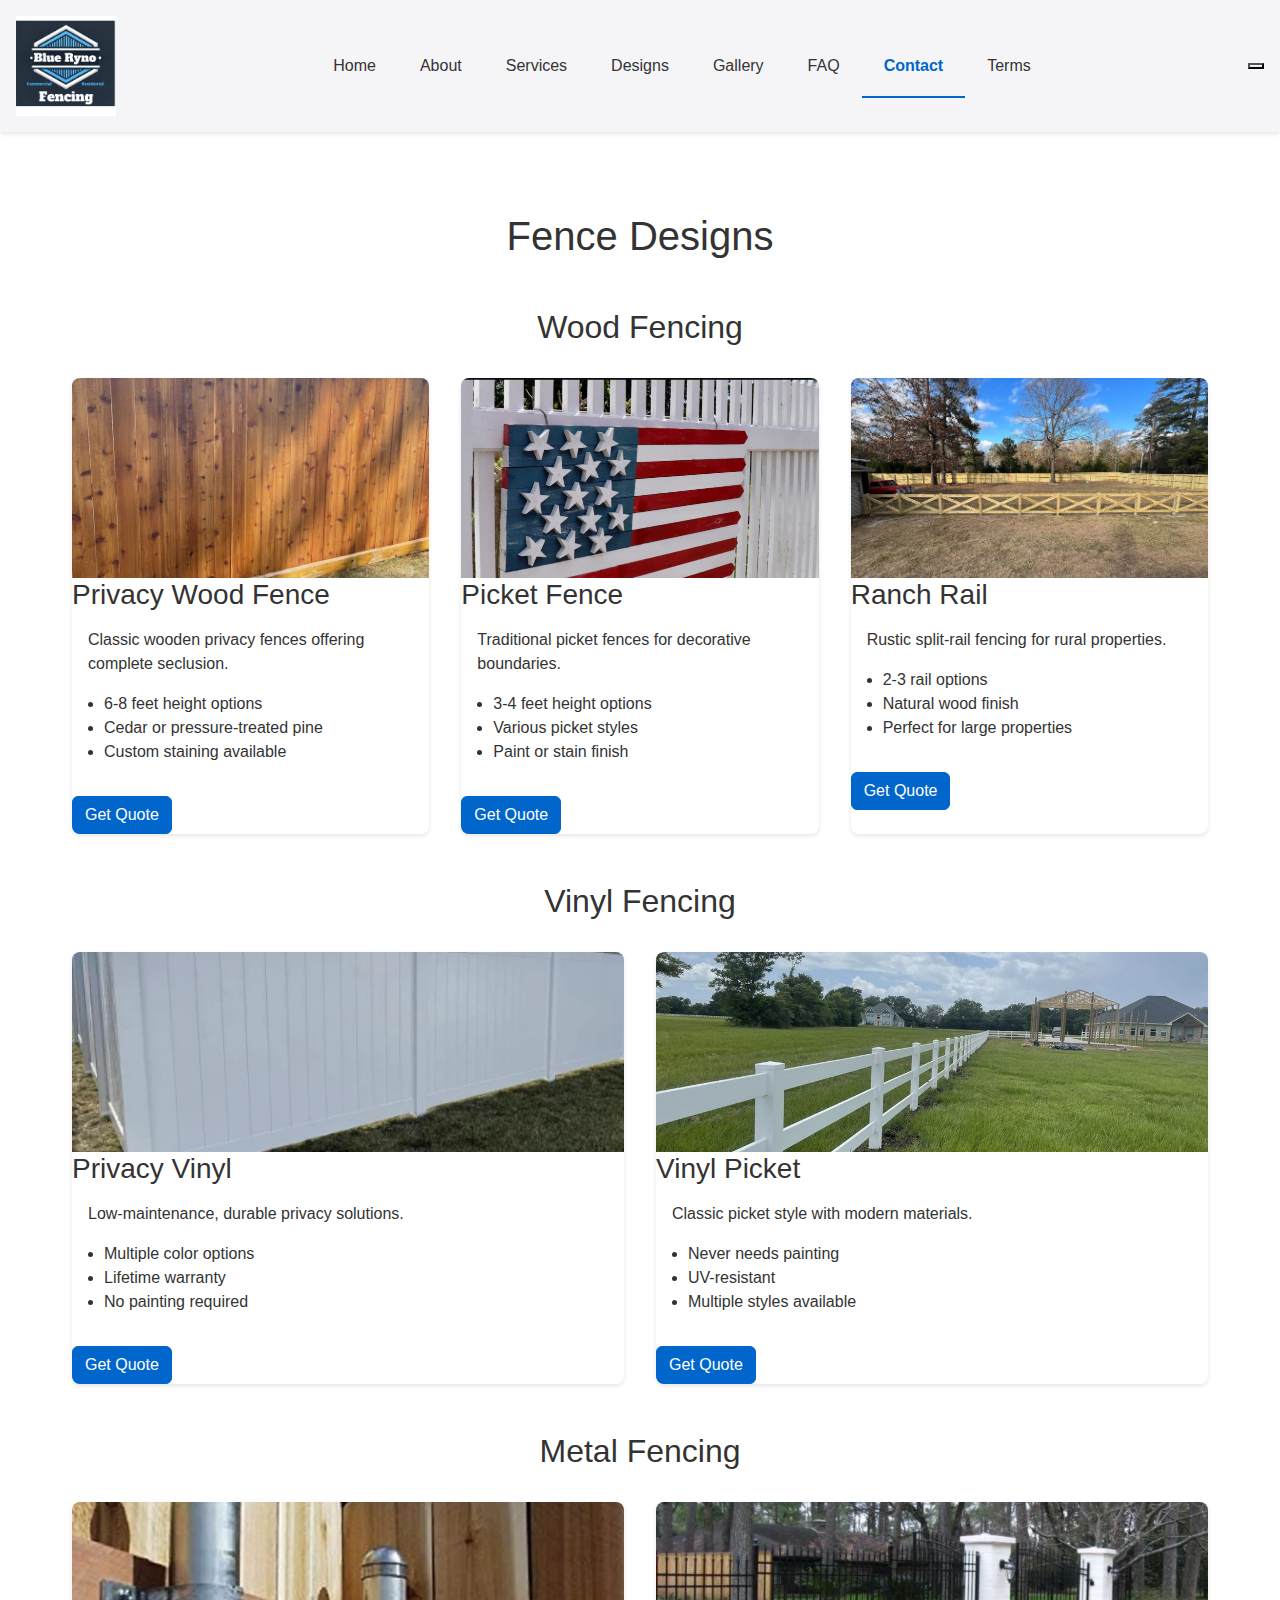
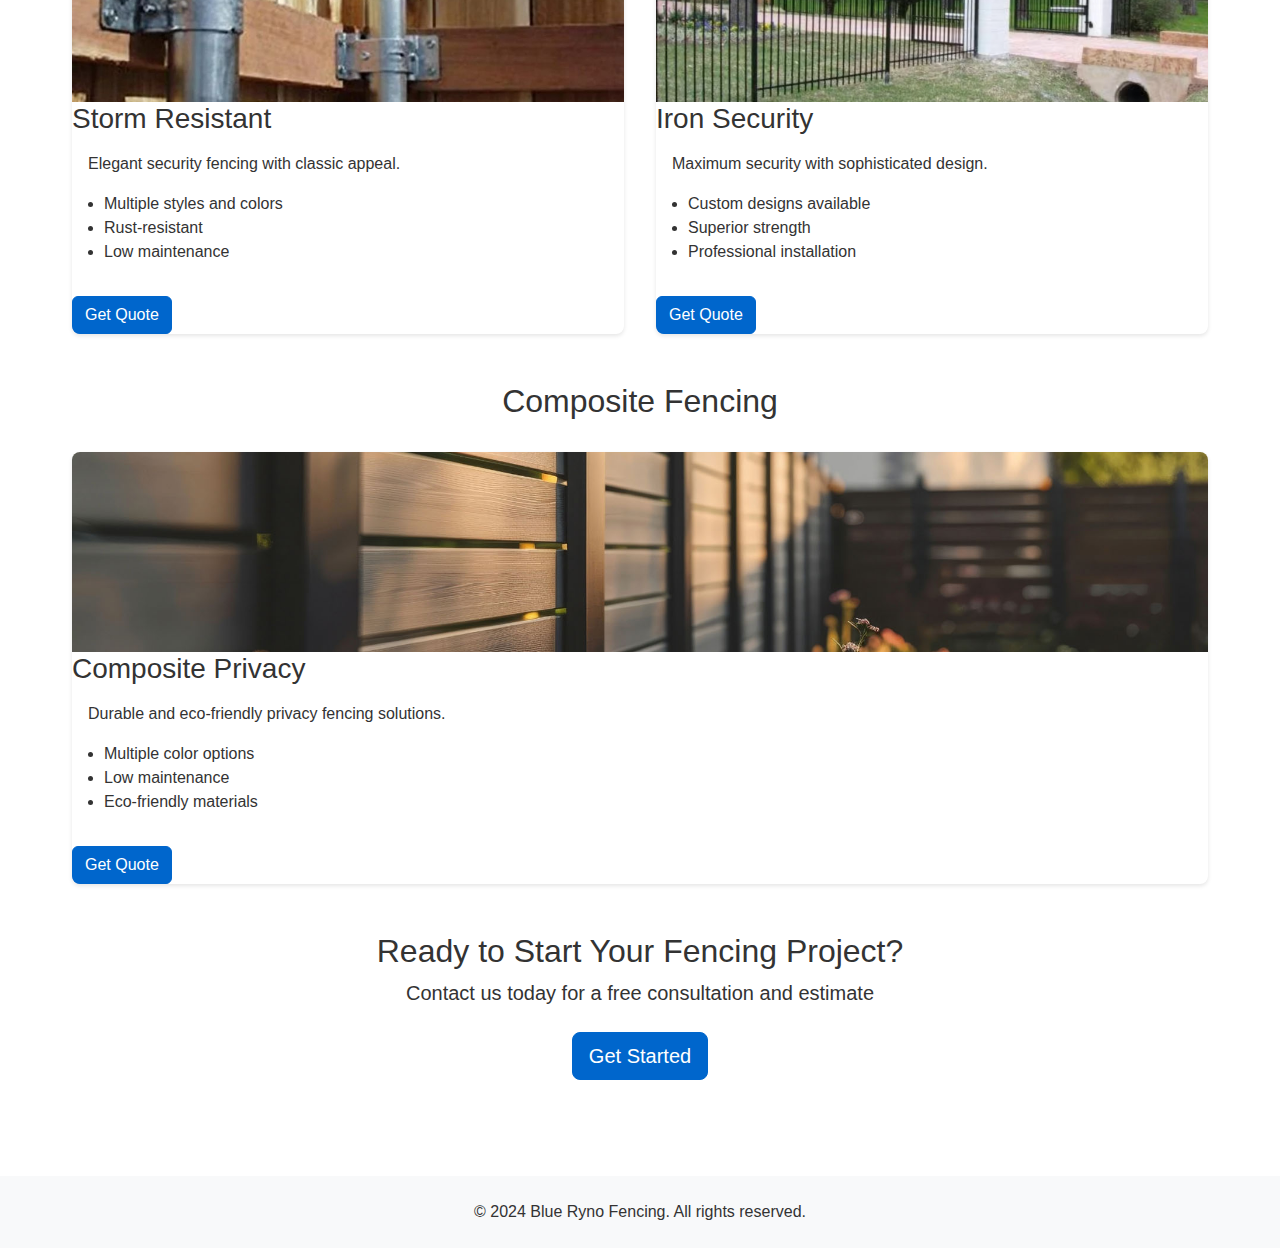
<file: designs.html>
<!DOCTYPE html>
<html lang="en">
<head>
    <meta charset="UTF-8">
    <meta name="viewport" content="width=device-width, initial-scale=1.0">
    <title>Fence Designs - Blue Ryno Fencing</title>
    <!-- Bootstrap CSS -->
    <link href="https://cdn.jsdelivr.net/npm/bootstrap@5.3.2/dist/css/bootstrap.min.css" rel="stylesheet">
    <!-- Custom CSS -->
    <link rel="stylesheet" href="css/styles.css">
</head>
<body>
    <!-- Navigation Bar -->
    <body>
        <!-- Navigation Bar -->
        <nav class="navbar">
            <div class="nav-brand">
                <img src="images/logo.png" alt="Blue Ryno Fencing" class="logo" width="100" height="100">
            </div>
            <ul class="nav-links">
                <li><a href="index.html">Home</a></li>
                <li><a href="about.html">About</a></li>
                <li><a href="services.html">Services</a></li>
                <li><a href="designs.html">Designs</a></li>
                <li><a href="gallery.html">Gallery</a></li>
                <li><a href="faq.html">FAQ</a></li>
                <li><a href="contact.html" class="active">Contact</a></li>
                <li><a href="terms.html">Terms</a></li>
            </ul>
            <button class="nav-toggle" aria-label="Toggle navigation">
                <span></span><span></span><span></span>
            </button>
        </nav>

    <main>
        <section class="designs-section container py-5">
            <h1 class="text-center mb-5">Fence Designs</h1>
            
            <!-- Wood Fencing Section -->
            <div class="design-category mb-5">
                <h2 class="text-center mb-4">Wood Fencing</h2>
                <div class="design-grid">
                    <div class="design-card">
                        <img src="images/wood-privacy.jpg" alt="Wood Privacy Fence" width="200" height="200">
                        <div class="card-content">
                            <h3>Privacy Wood Fence</h3>
                            <p>Classic wooden privacy fences offering complete seclusion.</p>
                            <ul>
                                <li>6-8 feet height options</li>
                                <li>Cedar or pressure-treated pine</li>
                                <li>Custom staining available</li>
                            </ul>
                            <a href="contact.html" class="btn btn-primary mt-3">Get Quote</a>
                        </div>
                    </div>

                    <div class="design-card">
                        <img src="images/wood-picket.jpg" alt="Wood Picket Fence" width="200" height="200">
                        <div class="card-content">
                            <h3>Picket Fence</h3>
                            <p>Traditional picket fences for decorative boundaries.</p>
                            <ul>
                                <li>3-4 feet height options</li>
                                <li>Various picket styles</li>
                                <li>Paint or stain finish</li>
                            </ul>
                            <a href="contact.html" class="btn btn-primary mt-3">Get Quote</a>
                        </div>
                    </div>

                    <div class="design-card">
                        <img src="images/wood-ranch.jpg" alt="Ranch Rail Fence" width="200" height="200">
                        <div class="card-content">
                            <h3>Ranch Rail</h3>
                            <p>Rustic split-rail fencing for rural properties.</p>
                            <ul>
                                <li>2-3 rail options</li>
                                <li>Natural wood finish</li>
                                <li>Perfect for large properties</li>
                            </ul>
                            <a href="contact.html" class="btn btn-primary mt-3">Get Quote</a>
                        </div>
                    </div>
                </div>
            </div>

            <!-- Vinyl Fencing Section -->
            <div class="design-category mb-5">
                <h2 class="text-center mb-4">Vinyl Fencing</h2>
                <div class="design-grid">
                    <div class="design-card">
                        <img src="images/vinyl-privacy.jpg" alt="Vinyl Privacy Fence" width="200" height="200">
                        <div class="card-content">
                            <h3>Privacy Vinyl</h3>
                            <p>Low-maintenance, durable privacy solutions.</p>
                            <ul>
                                <li>Multiple color options</li>
                                <li>Lifetime warranty</li>
                                <li>No painting required</li>
                            </ul>
                            <a href="contact.html" class="btn btn-primary mt-3">Get Quote</a>
                        </div>
                    </div>

                    <div class="design-card">
                        <img src="images/vinyl-picket.jpg" alt="Vinyl Picket Fence" width="200" height="200">
                        <div class="card-content">
                            <h3>Vinyl Picket</h3>
                            <p>Classic picket style with modern materials.</p>
                            <ul>
                                <li>Never needs painting</li>
                                <li>UV-resistant</li>
                                <li>Multiple styles available</li>
                            </ul>
                            <a href="contact.html" class="btn btn-primary mt-3">Get Quote</a>
                        </div>
                    </div>
                </div>
            </div>

            <!-- Metal Fencing Section -->
            <div class="design-category mb-5">
                <h2 class="text-center mb-4">Metal Fencing</h2>
                <div class="design-grid">
                    <div class="design-card">
                        <img src="images/aluminum-post.jpg" alt="Storm Resistant Steal Post" width="200" height="200">
                        <div class="card-content">
                            <h3>Storm Resistant</h3>
                            <p>Elegant security fencing with classic appeal.</p>
                            <ul>
                                <li>Multiple styles and colors</li>
                                <li>Rust-resistant</li>
                                <li>Low maintenance</li>
                            </ul>
                            <a href="contact.html" class="btn btn-primary mt-3">Get Quote</a>
                        </div>
                    </div>

                    <div class="design-card">
                        <img src="images/iron-security.jpg" alt="Iron Security Fence" width="200" height="200">
                        <div class="card-content">
                            <h3>Iron Security</h3>
                            <p>Maximum security with sophisticated design.</p>
                            <ul>
                                <li>Custom designs available</li>
                                <li>Superior strength</li>
                                <li>Professional installation</li>
                            </ul>
                            <a href="contact.html" class="btn btn-primary mt-3">Get Quote</a>
                        </div>
                    </div>
                </div>
            </div>

            <!-- Composite Fencing Section -->
            <div class="design-category mb-5">
                <h2 class="text-center mb-4">Composite Fencing</h2>
                <div class="design-grid">
                    <div class="design-card">
                        <img src="images/composite-privacy.jpg" alt="Composite Privacy Fence" width="200" height="200">
                        <div class="card-content">
                            <h3>Composite Privacy</h3>
                            <p>Durable and eco-friendly privacy fencing solutions.</p>
                            <ul>
                                <li>Multiple color options</li>
                                <li>Low maintenance</li>
                                <li>Eco-friendly materials</li>
                            </ul>
                            <a href="contact.html" class="btn btn-primary mt-3">Get Quote</a>
                        </div>
                    </div>
                </div>
            </div>

            <!-- Call to Action -->
            <div class="text-center mt-5">
                <h2>Ready to Start Your Fencing Project?</h2>
                <p class="lead mb-4">Contact us today for a free consultation and estimate</p>
                <a href="contact.html" class="btn btn-primary btn-lg">Get Started</a>
            </div>
        </section>
    </main>

    <!-- Footer Section -->
    <footer class="bg-light py-4">
        <div class="container text-center">
            <p class="mb-0">&copy; 2024 Blue Ryno Fencing. All rights reserved.</p>
        </div>
    </footer>

    <!-- Bootstrap Bundle with Popper -->
    <script src="https://cdn.jsdelivr.net/npm/bootstrap@5.3.2/dist/js/bootstrap.bundle.min.js"></script>
    <!-- Custom JavaScript -->
    <script src="js/main.js"></script>
</body>
</html>
</file>
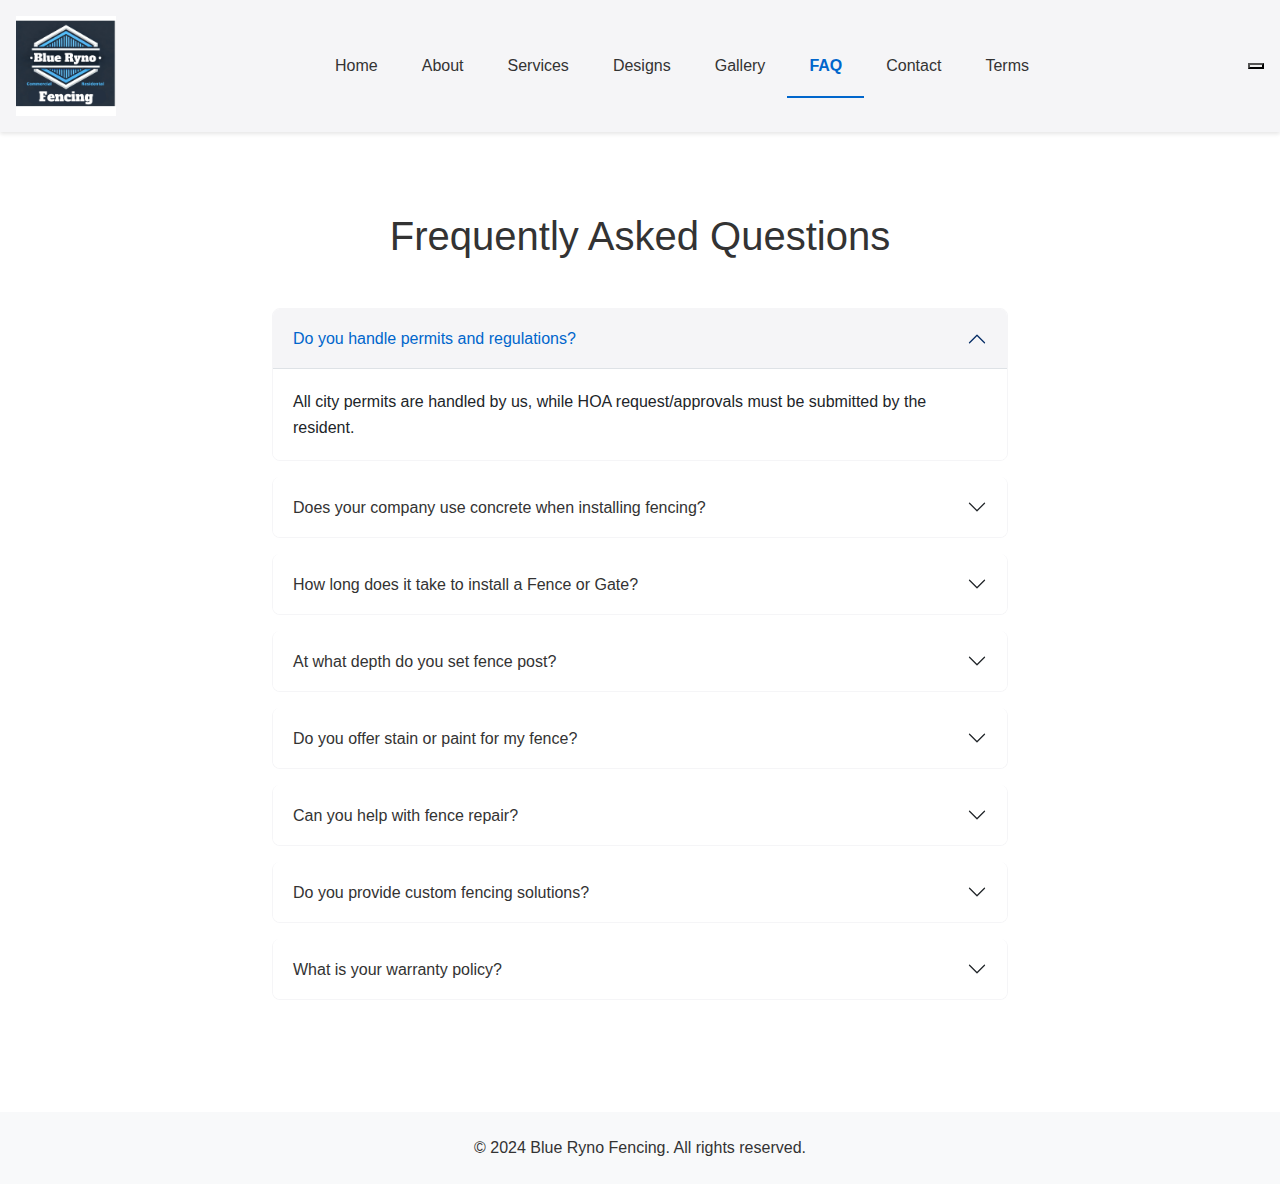
<file: faq.html>
<!DOCTYPE html>
<html lang="en">
<head>
    <meta charset="UTF-8">
    <meta name="viewport" content="width=device-width, initial-scale=1.0">
    <title>FAQ - Blue Ryno Fencing</title>
    <!-- Bootstrap CSS -->
    <link href="https://cdn.jsdelivr.net/npm/bootstrap@5.3.2/dist/css/bootstrap.min.css" rel="stylesheet">
    <!-- Custom CSS -->
    <link rel="stylesheet" href="css/styles.css">
</head>
<body>
    <!-- Navigation Bar -->
    <nav class="navbar">
        <div class="nav-brand">
            <img src="images/logo.png" alt="Blue Ryno Fencing" class="logo" width="100" height="100">
        </div>
        <ul class="nav-links">
            <li><a href="index.html">Home</a></li>
            <li><a href="about.html">About</a></li>
            <li><a href="services.html">Services</a></li>
            <li><a href="designs.html">Designs</a></li>
            <li><a href="gallery.html">Gallery</a></li>
            <li><a href="faq.html" class="active">FAQ</a></li>
            <li><a href="contact.html">Contact</a></li>
            <li><a href="terms.html">Terms</a></li>
        </ul>
        <button class="nav-toggle" aria-label="Toggle navigation">
            <span></span><span></span><span></span>
        </button>
    </nav>

    <main>
        <section class="faq-section container py-5">
            <h1 class="text-center mb-5">Frequently Asked Questions</h1>
            <div class="accordion" id="faqAccordion">
                <!-- FAQ Item 1 -->
                <div class="accordion-item">
                    <h2 class="accordion-header">
                        <button class="accordion-button" type="button" data-bs-toggle="collapse" data-bs-target="#faq1">
                            Do you handle permits and regulations?
                        </button>
                    </h2>
                    <div id="faq1" class="accordion-collapse collapse show" data-bs-parent="#faqAccordion">
                        <div class="accordion-body">
                            All city permits are handled by us, while HOA request/approvals must be submitted by the resident.
                        </div>
                    </div>
                </div>

                <!-- FAQ Item 2 -->
                <div class="accordion-item">
                    <h2 class="accordion-header">
                        <button class="accordion-button collapsed" type="button" data-bs-toggle="collapse" data-bs-target="#faq2">
                            Does your company use concrete when installing fencing?
                        </button>
                    </h2>
                    <div id="faq2" class="accordion-collapse collapse" data-bs-parent="#faqAccordion">
                        <div class="accordion-body">
                            Yes we do. We use concrete whenever we install a vinyl fence, an aluminum fence or a chain link fence. The only exception is with wood fencing – please check with your local office to determine whether concrete is used on all, some, or none of the wood fence posts. Other than this exception, we include concrete on each post that is installed.
                        </div>
                    </div>
                </div>

                <!-- FAQ Item 3 -->
                <div class="accordion-item">
                    <h2 class="accordion-header">
                        <button class="accordion-button collapsed" type="button" data-bs-toggle="collapse" data-bs-target="#faq3">
                            How long does it take to install a Fence or Gate?
                        </button>
                    </h2>
                    <div id="faq3" class="accordion-collapse collapse" data-bs-parent="#faqAccordion">
                        <div class="accordion-body">
                            Installation time depends on the project size and typically takes 1-2 weeks for residential fences. However, the timeline may be extended if city approval and necessary permits are required.
                        </div>
                    </div>
                </div>

                <!-- FAQ Item 4 -->
                <div class="accordion-item">
                    <h2 class="accordion-header">
                        <button class="accordion-button collapsed" type="button" data-bs-toggle="collapse" data-bs-target="#faq4">
                            At what depth do you set fence post?
                        </button>
                    </h2>
                    <div id="faq4" class="accordion-collapse collapse" data-bs-parent="#faqAccordion">
                        <div class="accordion-body">
                            Typically a 6′ fence post is set at 24″deep in concrete, 7′ fence 32″in concrete and 8′ is set 36″ in concrete.
                        </div>
                    </div>
                </div>

                <!-- FAQ Item 5 -->
                <div class="accordion-item">
                    <h2 class="accordion-header">
                        <button class="accordion-button collapsed" type="button" data-bs-toggle="collapse" data-bs-target="#faq5">
                            Do you offer stain or paint for my fence?
                        </button>
                    </h2>
                    <div id="faq5" class="accordion-collapse collapse" data-bs-parent="#faqAccordion">
                        <div class="accordion-body">
                            Yes, we offer stain for both new and older fences.
                        </div>
                    </div>
                </div>

                <!-- FAQ Item 6 -->
                <div class="accordion-item">
                    <h2 class="accordion-header">
                        <button class="accordion-button collapsed" type="button" data-bs-toggle="collapse" data-bs-target="#faq6">
                            Can you help with fence repair?
                        </button>
                    </h2>
                    <div id="faq6" class="accordion-collapse collapse" data-bs-parent="#faqAccordion">
                        <div class="accordion-body">
                            Absolutely! We offer repair services for damaged or aging fences, ensuring they remain secure and functional.
                        </div>
                    </div>
                </div>

                <!-- FAQ Item 7 -->
                <div class="accordion-item">
                    <h2 class="accordion-header">
                        <button class="accordion-button collapsed" type="button" data-bs-toggle="collapse" data-bs-target="#faq7">
                            Do you provide custom fencing solutions?
                        </button>
                    </h2>
                    <div id="faq7" class="accordion-collapse collapse" data-bs-parent="#faqAccordion">
                        <div class="accordion-body">
                            Yes, we tailor fencing projects to your specific needs, including custom designs and materials.
                        </div>
                    </div>
                </div>

                <!-- FAQ Item 8 -->
                <div class="accordion-item">
                    <h2 class="accordion-header">
                        <button class="accordion-button collapsed" type="button" data-bs-toggle="collapse" data-bs-target="#faq8">
                            What is your warranty policy?
                        </button>
                    </h2>
                    <div id="faq8" class="accordion-collapse collapse" data-bs-parent="#faqAccordion">
                        <div class="accordion-body">
                            We offer a 3-year warranty on all our fencing installations, covering materials and workmanship. Please contact us for more details.
                        </div>
                    </div>
                </div>
            </div>
        </section>
    </main>

    <!-- Footer Section -->
    <footer class="bg-light py-4">
        <div class="container text-center">
            <p class="mb-0">&copy; 2024 Blue Ryno Fencing. All rights reserved.</p>
        </div>
    </footer>

    <!-- Bootstrap Bundle with Popper -->
    <script src="https://cdn.jsdelivr.net/npm/bootstrap@5.3.2/dist/js/bootstrap.bundle.min.js"></script>
    <!-- Custom JavaScript -->
    <script src="js/main.js"></script>
</body>
</html>
</file>
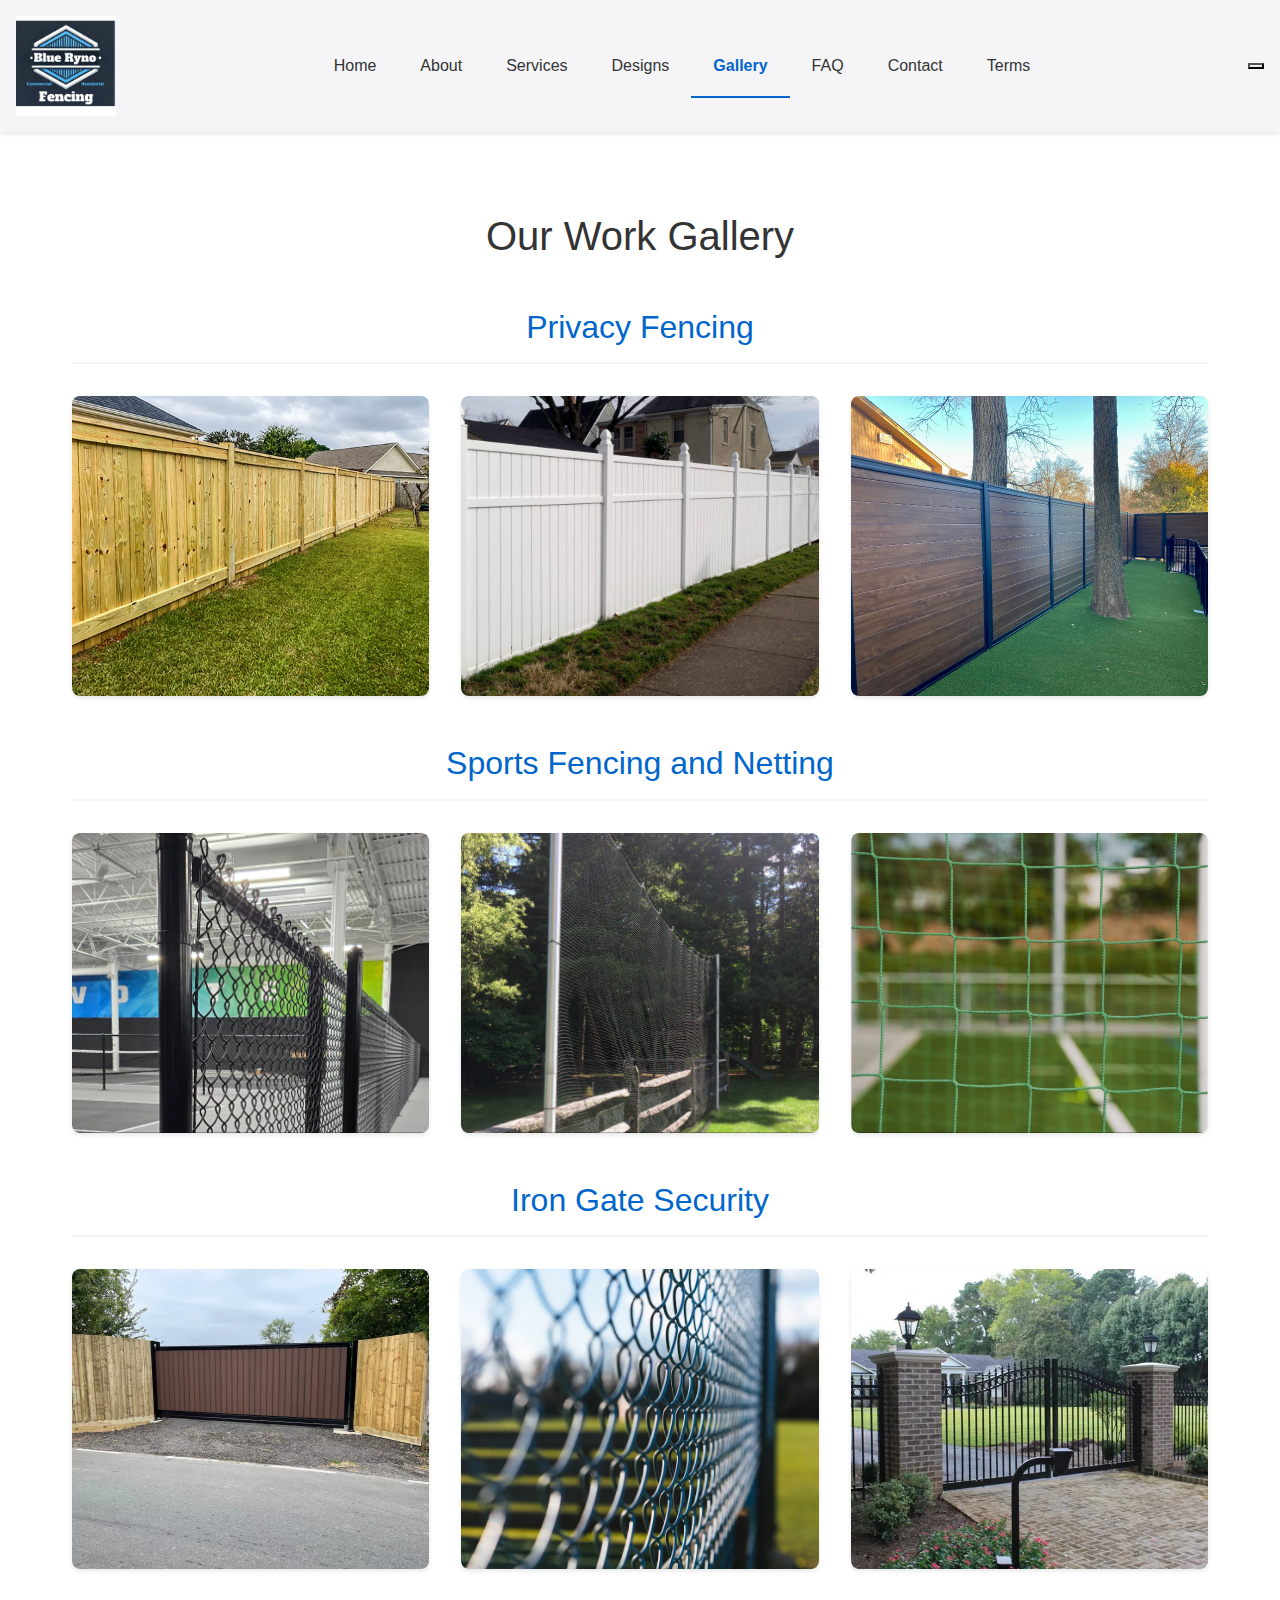
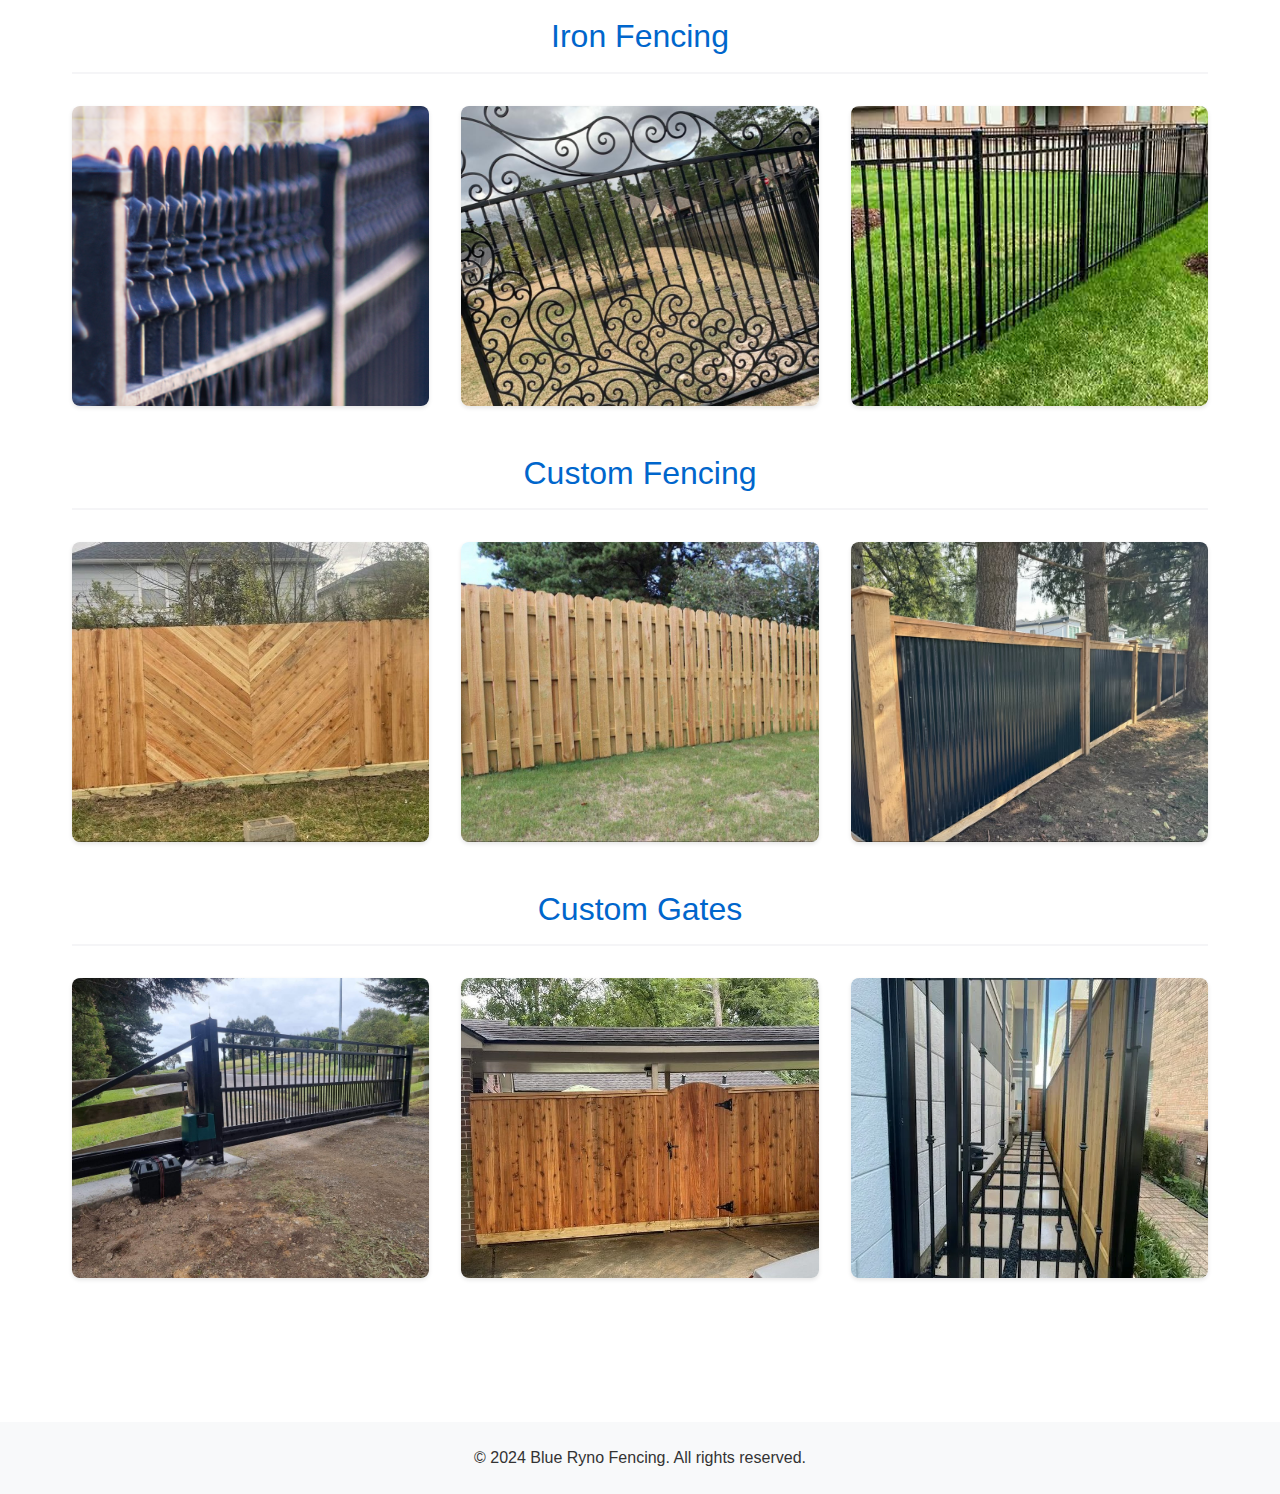
<file: gallery.html>
<!DOCTYPE html>
<html lang="en">
<head>
    <meta charset="UTF-8">
    <meta name="viewport" content="width=device-width, initial-scale=1.0">
    <title>Gallery - Blue Ryno Fencing</title>
    <!-- Bootstrap CSS -->
    <link href="https://cdn.jsdelivr.net/npm/bootstrap@5.3.2/dist/css/bootstrap.min.css" rel="stylesheet">
    <!-- Custom CSS -->
    <link rel="stylesheet" href="css/styles.css">
</head>
<body>
    <!-- Navigation Bar -->
    <nav class="navbar">
        <div class="nav-brand">
            <img src="images/logo.png" alt="Blue Ryno Fencing" class="logo" width="100" height="100">
        </div>
        <ul class="nav-links">
            <li><a href="index.html">Home</a></li>
            <li><a href="about.html">About</a></li>
            <li><a href="services.html">Services</a></li>
            <li><a href="designs.html">Designs</a></li>
            <li><a href="gallery.html" class="active">Gallery</a></li>
            <li><a href="faq.html">FAQ</a></li>
            <li><a href="contact.html">Contact</a></li>
            <li><a href="terms.html">Terms</a></li>
        </ul>
        <button class="nav-toggle" aria-label="Toggle navigation">
            <span></span><span></span><span></span>
        </button>
    </nav>

    <main>
        <section class="gallery-section container py-5">
            <h1 class="text-center mb-5">Our Work Gallery</h1>
            
            <!-- Privacy Fencing -->
            <div class="gallery-category mb-5">
                <h2 class="mb-4">Privacy Fencing</h2>
                <div class="gallery-grid">
                    <figure class="gallery-item">
                        <img src="images/privacy1.jpg" alt="Wooden Privacy Fence" class="gallery-image" width="200" height="200">
                        <figcaption>Custom Wood Privacy Fence</figcaption>
                    </figure>
                    <figure class="gallery-item">
                        <img src="images/privacy2.jpg" alt="Vinyl Privacy Fence" class="gallery-image" width="200" height="200">
                        <figcaption>White Vinyl Privacy Fence</figcaption>
                    </figure>
                    <figure class="gallery-item">
                        <img src="images/privacy3.jpg" alt="Modern Privacy Fence" class="gallery-image" width="200" height="200">
                        <figcaption>Modern Composite Privacy Fence</figcaption>
                    </figure>
                </div>
            </div>

            <!-- Sports Fencing and Netting -->
            <div class="gallery-category mb-5">
                <h2 class="mb-4">Sports Fencing and Netting</h2>
                <div class="gallery-grid">
                    <figure class="gallery-item">
                        <img src="images/sports2.jpg" alt="Tennis Court Fence" class="gallery-image" width="200" height="200">
                        <figcaption>Tennis Court Chain Link Fencing</figcaption>
                    </figure>
                    <figure class="gallery-item">
                        <img src="images/sports1.jpg" alt="Baseball Field Netting" class="gallery-image" width="200" height="200">
                        <figcaption>Baseball Field Backstop and Netting</figcaption>
                    </figure>
                    <figure class="gallery-item">
                        <img src="images/sports3.jpg" alt="Soccer Field Fence" class="gallery-image" width="200" height="200">
                        <figcaption>Soccer Field Perimeter Fencing</figcaption>
                    </figure>
                </div>
            </div>

            <!-- Iron Gate Security -->
            <div class="gallery-category mb-5">
                <h2 class="mb-4">Iron Gate Security</h2>
                <div class="gallery-grid">
                    <figure class="gallery-item">
                        <img src="images/security1.jpg" alt="Security Gate" class="gallery-image" width="200" height="200">
                        <figcaption>Automated Security Entry Gate</figcaption>
                    </figure>
                    <figure class="gallery-item">
                        <img src="images/security2.jpg" alt="Commercial Security Gate" class="gallery-image" width="200" height="200">
                        <figcaption>Commercial Property Security Gate</figcaption>
                    </figure>
                    <figure class="gallery-item">
                        <img src="images/security3.jpg" alt="Residential Security Gate" class="gallery-image" width="200" height="200">
                        <figcaption>Residential Security Gate System</figcaption>
                    </figure>
                </div>
            </div>

            <!-- Iron Fencing -->
            <div class="gallery-category mb-5">
                <h2 class="mb-4">Iron Fencing</h2>
                <div class="gallery-grid">
                    <figure class="gallery-item">
                        <img src="images/iron1.jpg" alt="Decorative Iron Fence" class="gallery-image" width="200" height="200">
                        <figcaption>Decorative Wrought Iron Fence</figcaption>
                    </figure>
                    <figure class="gallery-item">
                        <img src="images/iron2.jpg" alt="Estate Iron Fence" class="gallery-image" width="200" height="200">
                        <figcaption>Estate Iron Perimeter Fence</figcaption>
                    </figure>
                    <figure class="gallery-item">
                        <img src="images/iron3.jpg" alt="Modern Iron Fence" class="gallery-image" width="200" height="200">
                        <figcaption>Modern Iron Security Fence</figcaption>
                    </figure>
                </div>
            </div>

            <!-- Custom Fencing -->
            <div class="gallery-category mb-5">
                <h2 class="mb-4">Custom Fencing</h2>
                <div class="gallery-grid">
                    <figure class="gallery-item">
                        <img src="images/custom1.jpg" alt="Custom Design Fence" class="gallery-image" width="200" height="200">
                        <figcaption>Custom Mixed Material Fence</figcaption>
                    </figure>
                    <figure class="gallery-item">
                        <img src="images/custom2.jpg" alt="Artistic Fence Design" class="gallery-image" width="200" height="200">
                        <figcaption>Artistic Custom Fence Design</figcaption>
                    </figure>
                    <figure class="gallery-item">
                        <img src="images/custom3.jpg" alt="Unique Fence Solution" class="gallery-image" width="200" height="200">
                        <figcaption>Unique Property Boundary Solution</figcaption>
                    </figure>
                </div>
            </div>

            <!-- Custom Gates -->
            <div class="gallery-category mb-5">
                <h2 class="mb-4">Custom Gates</h2>
                <div class="gallery-grid">
                    <figure class="gallery-item">
                        <img src="images/gate1.jpg" alt="Custom Entry Gate" class="gallery-image" width="200" height="200">
                        <figcaption>Custom Estate Entry Gate</figcaption>
                    </figure>
                    <figure class="gallery-item">
                        <img src="images/gate2.jpg" alt="Artistic Garden Gate" class="gallery-image" width="200" height="200">
                        <figcaption>Artistic Garden Gate Design</figcaption>
                    </figure>
                    <figure class="gallery-item">
                        <img src="images/gate3.jpg" alt="Modern Custom Gate" class="gallery-image" width="200" height="200">
                        <figcaption>Modern Custom Access Gate</figcaption>
                    </figure>
                </div>
            </div>
        </section>
    </main>

    <!-- Footer Section -->
    <footer class="bg-light py-4">
        <div class="container text-center">
            <p class="mb-0">&copy; 2024 Blue Ryno Fencing. All rights reserved.</p>
        </div>
    </footer>

    <!-- Bootstrap Bundle with Popper -->
    <script src="https://cdn.jsdelivr.net/npm/bootstrap@5.3.2/dist/js/bootstrap.bundle.min.js"></script>
    <!-- Custom JavaScript -->
    <script src="js/main.js"></script>
</body>
</html>
</file>
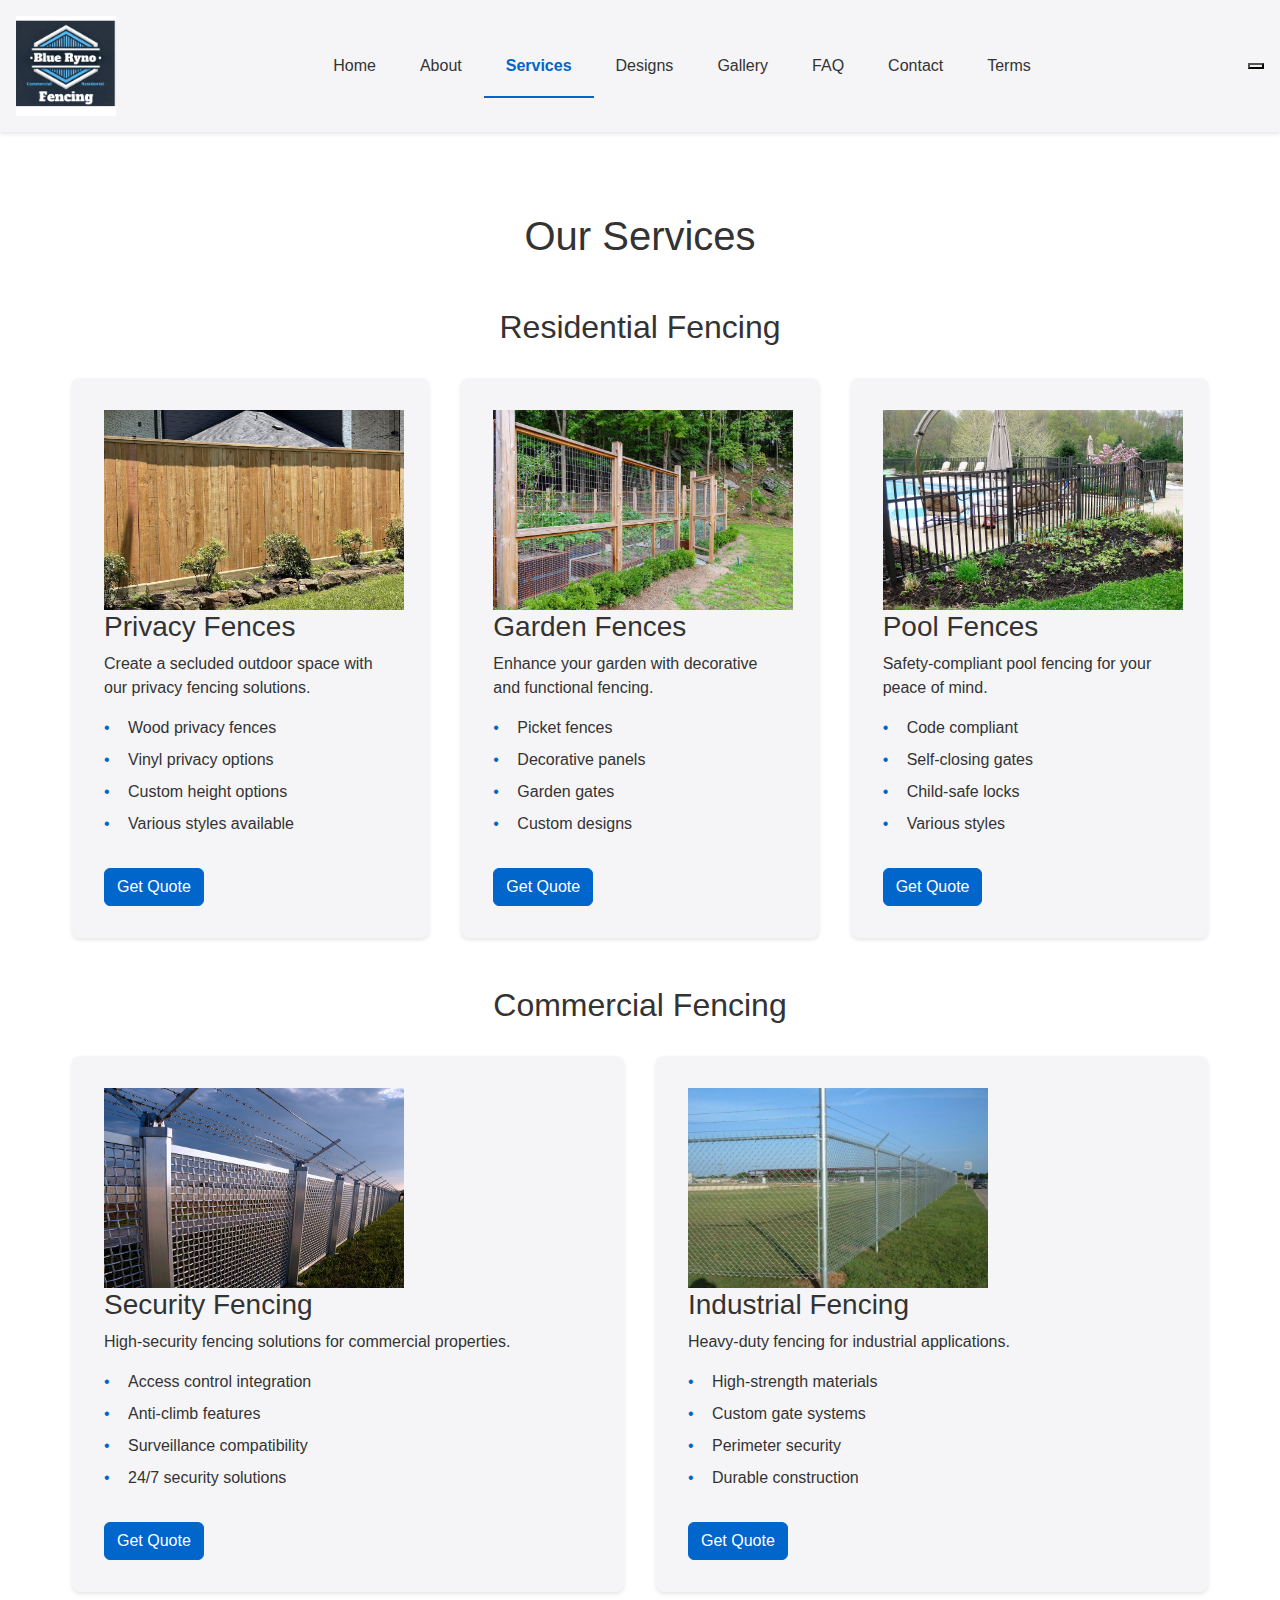
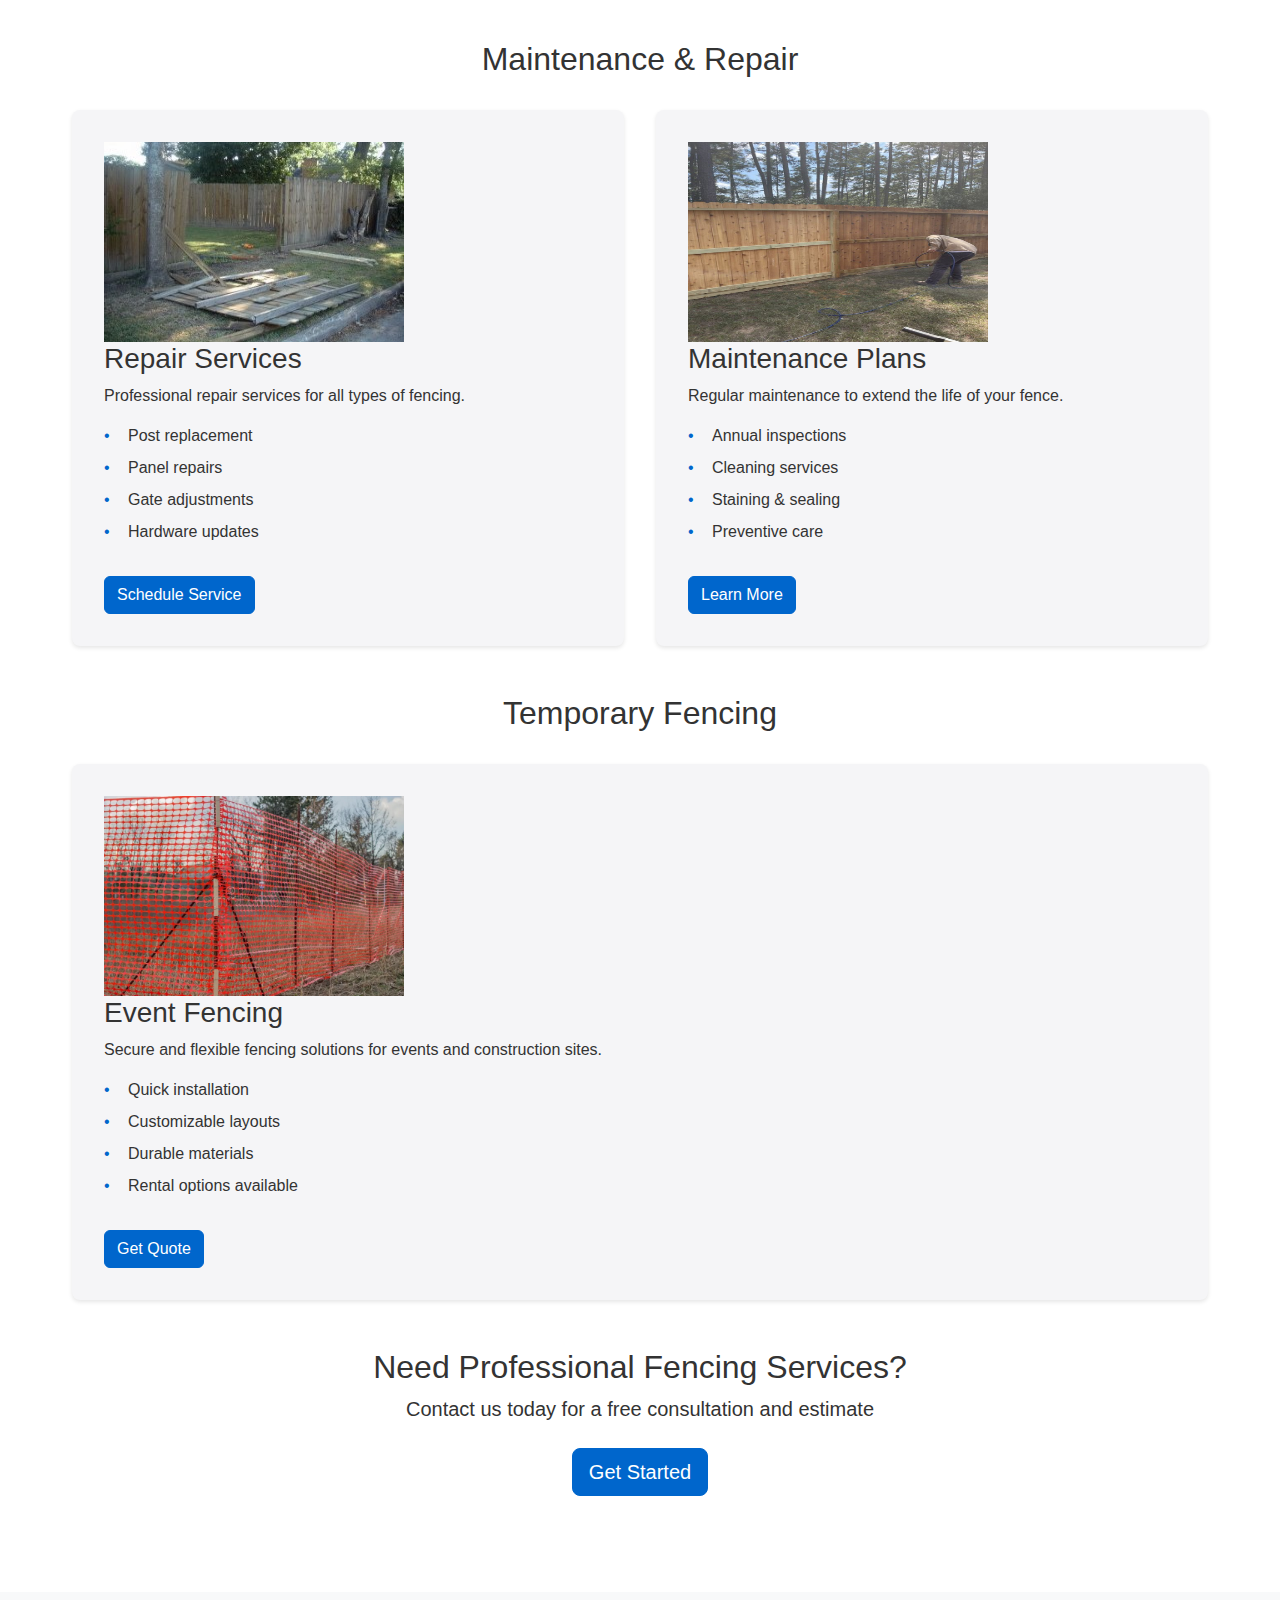
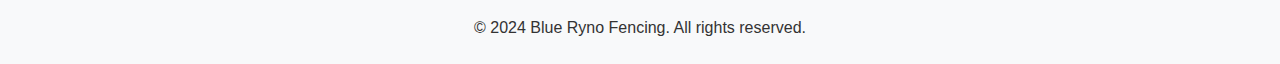
<file: services.html>
<!DOCTYPE html>
<html lang="en">
<head>
    <meta charset="UTF-8">
    <meta name="viewport" content="width=device-width, initial-scale=1.0">
    <title>Services - Blue Ryno Fencing</title>
    <!-- Bootstrap CSS -->
    <link href="https://cdn.jsdelivr.net/npm/bootstrap@5.3.2/dist/css/bootstrap.min.css" rel="stylesheet">
    <!-- Custom CSS -->
    <link rel="stylesheet" href="css/styles.css">
</head>
<body>
    <!-- Navigation Bar -->
    <nav class="navbar">
        <div class="nav-brand">
            <img src="images/logo.png" alt="Blue Ryno Fencing" class="logo" width="100" height="100">
        </div>
        <ul class="nav-links">
            <li><a href="index.html">Home</a></li>
            <li><a href="about.html">About</a></li>
            <li><a href="services.html" class="active">Services</a></li>
            <li><a href="designs.html">Designs</a></li>
            <li><a href="gallery.html">Gallery</a></li>
            <li><a href="faq.html">FAQ</a></li>
            <li><a href="contact.html">Contact</a></li>
            <li><a href="terms.html">Terms</a></li>
        </ul>
        <button class="nav-toggle" aria-label="Toggle navigation">
            <span></span><span></span><span></span>
        </button>
    </nav>

    <main>
        <section class="services-section container py-5">
            <h1 class="text-center mb-5">Our Services</h1>

            <!-- Residential Fencing -->
            <div class="service-category mb-5">
                <h2 class="text-center mb-4">Residential Fencing</h2>
                <div class="services-grid">
                    <div class="service-card" role="article" aria-labelledby="service-title-1">
                        <img src="images/privacy-fence.jpg" alt="Privacy Fence" class="service-image" width="300" height="200">
                        <div class="card-content">
                            <h3 id="service-title-1">Privacy Fences</h3>
                            <p>Create a secluded outdoor space with our privacy fencing solutions.</p>
                            <ul>
                                <li>Wood privacy fences</li>
                                <li>Vinyl privacy options</li>
                                <li>Custom height options</li>
                                <li>Various styles available</li>
                            </ul>
                            <a href="contact.html" class="btn btn-primary mt-3">Get Quote</a>
                        </div>
                    </div>

                    <div class="service-card" role="article" aria-labelledby="service-title-2">
                        <img src="images/garden-fence.jpg" alt="Garden Fence" class="service-image" width="300" height="200">
                        <div class="card-content">
                            <h3 id="service-title-2">Garden Fences</h3>
                            <p>Enhance your garden with decorative and functional fencing.</p>
                            <ul>
                                <li>Picket fences</li>
                                <li>Decorative panels</li>
                                <li>Garden gates</li>
                                <li>Custom designs</li>
                            </ul>
                            <a href="contact.html" class="btn btn-primary mt-3">Get Quote</a>
                        </div>
                    </div>

                    <div class="service-card" role="article" aria-labelledby="service-title-3">
                        <img src="images/pool-fence.jpg" alt="Pool Fence" class="service-image" width="300" height="200">
                        <div class="card-content">
                            <h3 id="service-title-3">Pool Fences</h3>
                            <p>Safety-compliant pool fencing for your peace of mind.</p>
                            <ul>
                                <li>Code compliant</li>
                                <li>Self-closing gates</li>
                                <li>Child-safe locks</li>
                                <li>Various styles</li>
                            </ul>
                            <a href="contact.html" class="btn btn-primary mt-3">Get Quote</a>
                        </div>
                    </div>
                </div>
            </div>

            <!-- Commercial Fencing -->
            <div class="service-category mb-5">
                <h2 class="text-center mb-4">Commercial Fencing</h2>
                <div class="services-grid">
                    <div class="service-card" role="article" aria-labelledby="service-title-4">
                        <img src="images/security-fence.jpg" alt="Security Fence" class="service-image" width="300" height="200">
                        <div class="card-content">
                            <h3 id="service-title-4">Security Fencing</h3>
                            <p>High-security fencing solutions for commercial properties.</p>
                            <ul>
                                <li>Access control integration</li>
                                <li>Anti-climb features</li>
                                <li>Surveillance compatibility</li>
                                <li>24/7 security solutions</li>
                            </ul>
                            <a href="contact.html" class="btn btn-primary mt-3">Get Quote</a>
                        </div>
                    </div>

                    <div class="service-card" role="article" aria-labelledby="service-title-5">
                        <img src="images/industrial-fence.jpg" alt="Industrial Fence" class="service-image" width="300" height="200">
                        <div class="card-content">
                            <h3 id="service-title-5">Industrial Fencing</h3>
                            <p>Heavy-duty fencing for industrial applications.</p>
                            <ul>
                                <li>High-strength materials</li>
                                <li>Custom gate systems</li>
                                <li>Perimeter security</li>
                                <li>Durable construction</li>
                            </ul>
                            <a href="contact.html" class="btn btn-primary mt-3">Get Quote</a>
                        </div>
                    </div>
                </div>
            </div>

            <!-- Maintenance Services -->
            <div class="service-category mb-5">
                <h2 class="text-center mb-4">Maintenance & Repair</h2>
                <div class="services-grid">
                    <div class="service-card" role="article" aria-labelledby="service-title-6">
                        <img src="images/repair.jpg" alt="Fence Repair" class="service-image" width="300" height="200">
                        <div class="card-content">
                            <h3 id="service-title-6">Repair Services</h3>
                            <p>Professional repair services for all types of fencing.</p>
                            <ul>
                                <li>Post replacement</li>
                                <li>Panel repairs</li>
                                <li>Gate adjustments</li>
                                <li>Hardware updates</li>
                            </ul>
                            <a href="contact.html" class="btn btn-primary mt-3">Schedule Service</a>
                        </div>
                    </div>

                    <div class="service-card" role="article" aria-labelledby="service-title-7">
                        <img src="images/maintenance.jpg" alt="Fence Maintenance" class="service-image" width="300" height="200">
                        <div class="card-content">
                            <h3 id="service-title-7">Maintenance Plans</h3>
                            <p>Regular maintenance to extend the life of your fence.</p>
                            <ul>
                                <li>Annual inspections</li>
                                <li>Cleaning services</li>
                                <li>Staining & sealing</li>
                                <li>Preventive care</li>
                            </ul>
                            <a href="contact.html" class="btn btn-primary mt-3">Learn More</a>
                        </div>
                    </div>
                </div>
            </div>

            <!-- Temporary Fencing -->
            <div class="service-category mb-5">
                <h2 class="text-center mb-4">Temporary Fencing</h2>
                <div class="services-grid">
                    <div class="service-card" role="article" aria-labelledby="service-title-8">
                        <img src="images/temporary-fence.jpg" alt="Temporary Fence" class="service-image" width="300" height="200">
                        <div class="card-content">
                            <h3 id="service-title-8">Event Fencing</h3>
                            <p>Secure and flexible fencing solutions for events and construction sites.</p>
                            <ul>
                                <li>Quick installation</li>
                                <li>Customizable layouts</li>
                                <li>Durable materials</li>
                                <li>Rental options available</li>
                            </ul>
                            <a href="contact.html" class="btn btn-primary mt-3">Get Quote</a>
                        </div>
                    </div>
                </div>
            </div>

            <!-- Call to Action -->
            <div class="text-center mt-5">
                <h2>Need Professional Fencing Services?</h2>
                <p class="lead mb-4">Contact us today for a free consultation and estimate</p>
                <a href="contact.html" class="btn btn-primary btn-lg">Get Started</a>
            </div>
        </section>
    </main>

    <!-- Footer Section -->
    <footer class="bg-light py-4">
        <div class="container text-center">
            <p class="mb-0">&copy; 2024 Blue Ryno Fencing. All rights reserved.</p>
        </div>
    </footer>

    <!-- Bootstrap Bundle with Popper -->
    <script src="https://cdn.jsdelivr.net/npm/bootstrap@5.3.2/dist/js/bootstrap.bundle.min.js"></script>
    <!-- Custom JavaScript -->
    <script src="js/main.js"></script>
</body>
</html>
</file>
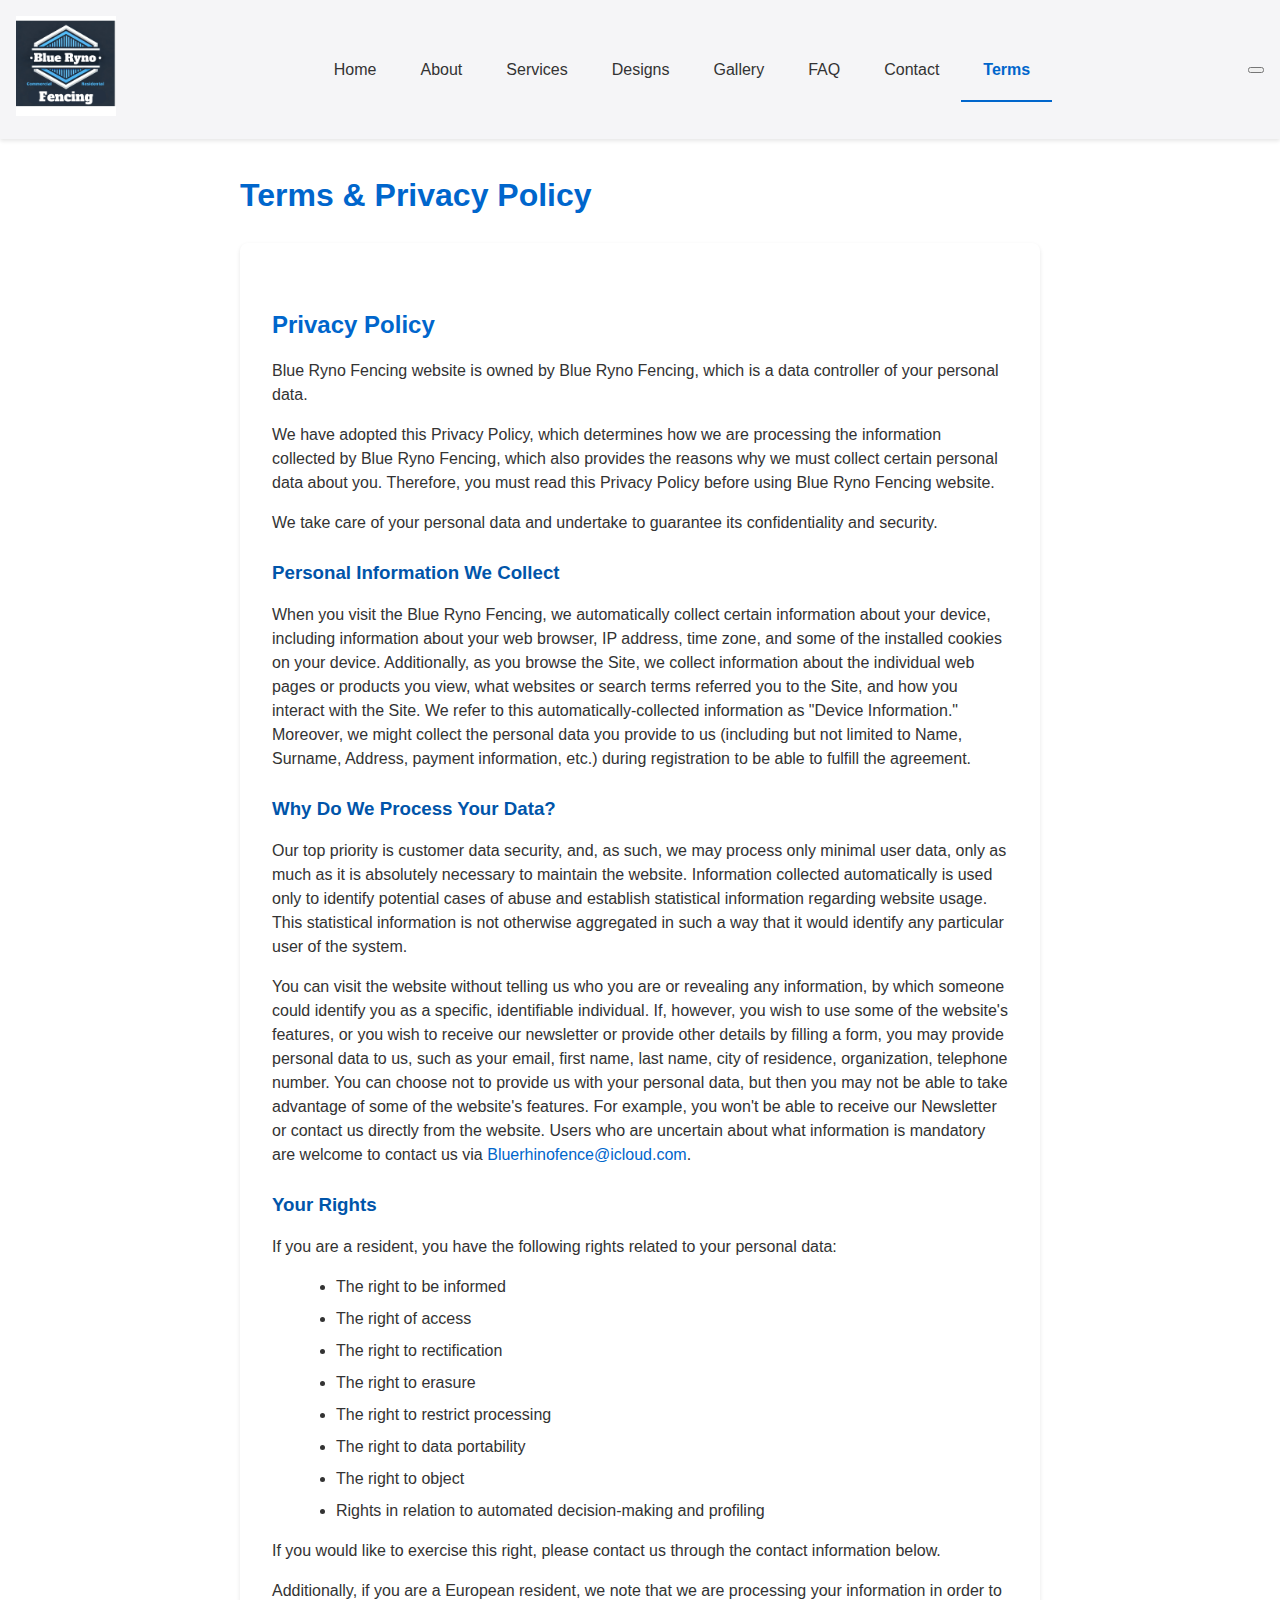
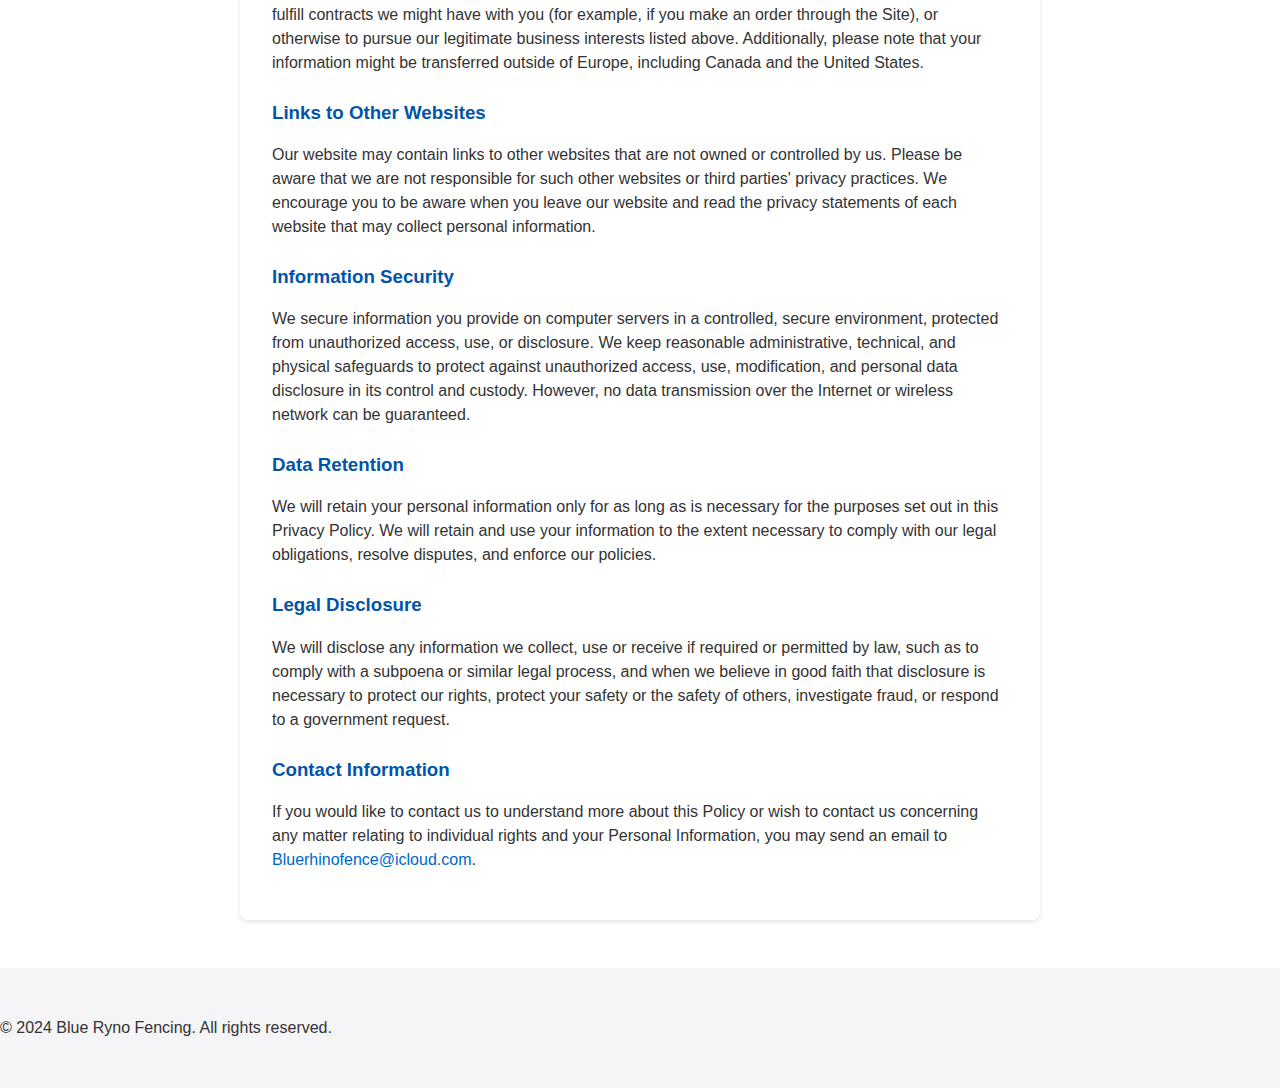
<file: terms.html>
<!DOCTYPE html>
<html lang="en">
<head>
    <meta charset="UTF-8">
    <meta name="viewport" content="width=device-width, initial-scale=1.0">
    <title>Terms & Privacy Policy - Blue Ryno Fencing</title>
    <link rel="stylesheet" href="css/styles.css">
</head>
<body>
    <!-- Navigation Bar -->
    <nav class="navbar">
        <div class="nav-brand">
            <img src="images/logo.png" alt="Blue Ryno Fencing" class="logo" width="100" height="100">
        </div>
        <ul class="nav-links">
            <li><a href="index.html">Home</a></li>
            <li><a href="about.html">About</a></li>
            <li><a href="services.html">Services</a></li>
            <li><a href="designs.html">Designs</a></li>
            <li><a href="gallery.html">Gallery</a></li>
            <li><a href="faq.html">FAQ</a></li>
            <li><a href="contact.html">Contact</a></li>
            <li><a href="terms.html" class="active">Terms</a></li>
        </ul>
        <button class="nav-toggle" aria-label="Toggle navigation">
            <span></span><span></span><span></span>
        </button>
    </nav>

    <main>
        <section class="terms-section">
            <h1>Terms & Privacy Policy</h1>
            
            <div class="policy-content">
                <h2>Privacy Policy</h2>
                <p>Blue Ryno Fencing website is owned by Blue Ryno Fencing, which is a data controller of your personal data.</p>
                
                <p>We have adopted this Privacy Policy, which determines how we are processing the information collected by Blue Ryno Fencing, which also provides the reasons why we must collect certain personal data about you. Therefore, you must read this Privacy Policy before using Blue Ryno Fencing website.</p>
                
                <p>We take care of your personal data and undertake to guarantee its confidentiality and security.</p>
                
                <h3>Personal Information We Collect</h3>
                <p>When you visit the Blue Ryno Fencing, we automatically collect certain information about your device, including information about your web browser, IP address, time zone, and some of the installed cookies on your device. Additionally, as you browse the Site, we collect information about the individual web pages or products you view, what websites or search terms referred you to the Site, and how you interact with the Site. We refer to this automatically-collected information as "Device Information." Moreover, we might collect the personal data you provide to us (including but not limited to Name, Surname, Address, payment information, etc.) during registration to be able to fulfill the agreement.</p>
                
                <h3>Why Do We Process Your Data?</h3>
                <p>Our top priority is customer data security, and, as such, we may process only minimal user data, only as much as it is absolutely necessary to maintain the website. Information collected automatically is used only to identify potential cases of abuse and establish statistical information regarding website usage. This statistical information is not otherwise aggregated in such a way that it would identify any particular user of the system.</p>
                
                <p>You can visit the website without telling us who you are or revealing any information, by which someone could identify you as a specific, identifiable individual. If, however, you wish to use some of the website's features, or you wish to receive our newsletter or provide other details by filling a form, you may provide personal data to us, such as your email, first name, last name, city of residence, organization, telephone number. You can choose not to provide us with your personal data, but then you may not be able to take advantage of some of the website's features. For example, you won't be able to receive our Newsletter or contact us directly from the website. Users who are uncertain about what information is mandatory are welcome to contact us via <a href="mailto:Bluerhinofence@icloud.com">Bluerhinofence@icloud.com</a>.</p>
                
                <h3>Your Rights</h3>
                <p>If you are a resident, you have the following rights related to your personal data:</p>
                <ul>
                    <li>The right to be informed</li>
                    <li>The right of access</li>
                    <li>The right to rectification</li>
                    <li>The right to erasure</li>
                    <li>The right to restrict processing</li>
                    <li>The right to data portability</li>
                    <li>The right to object</li>
                    <li>Rights in relation to automated decision-making and profiling</li>
                </ul>
                
                <p>If you would like to exercise this right, please contact us through the contact information below.</p>
                
                <p>Additionally, if you are a European resident, we note that we are processing your information in order to fulfill contracts we might have with you (for example, if you make an order through the Site), or otherwise to pursue our legitimate business interests listed above. Additionally, please note that your information might be transferred outside of Europe, including Canada and the United States.</p>
                
                <h3>Links to Other Websites</h3>
                <p>Our website may contain links to other websites that are not owned or controlled by us. Please be aware that we are not responsible for such other websites or third parties' privacy practices. We encourage you to be aware when you leave our website and read the privacy statements of each website that may collect personal information.</p>
                
                <h3>Information Security</h3>
                <p>We secure information you provide on computer servers in a controlled, secure environment, protected from unauthorized access, use, or disclosure. We keep reasonable administrative, technical, and physical safeguards to protect against unauthorized access, use, modification, and personal data disclosure in its control and custody. However, no data transmission over the Internet or wireless network can be guaranteed.</p>
                
                <h3>Data Retention</h3>
                <p>We will retain your personal information only for as long as is necessary for the purposes set out in this Privacy Policy. We will retain and use your information to the extent necessary to comply with our legal obligations, resolve disputes, and enforce our policies.</p>
                
                <h3>Legal Disclosure</h3>
                <p>We will disclose any information we collect, use or receive if required or permitted by law, such as to comply with a subpoena or similar legal process, and when we believe in good faith that disclosure is necessary to protect our rights, protect your safety or the safety of others, investigate fraud, or respond to a government request.</p>
                
                <h3>Contact Information</h3>
                <p>If you would like to contact us to understand more about this Policy or wish to contact us concerning any matter relating to individual rights and your Personal Information, you may send an email to <a href="mailto:Bluerhinofence@icloud.com">Bluerhinofence@icloud.com</a>.</p>
            </div>
        </section>
    </main>

    <footer>
        <p>&copy; 2024 Blue Ryno Fencing. All rights reserved.</p>
    </footer>

    <script src="js/main.js"></script>
</body>
</html>
</file>
<file: css/styles.css>
/* CSS Custom Properties (Variables) for consistent theming */
:root {
    --primary-blue: #0066cc;
    --secondary-blue: #0055aa;
    --light-gray: #f5f5f7;
    --dark-gray: #333333;
    --bs-primary: var(--primary-blue);
    --bs-secondary: var(--secondary-blue);
}

/* Base Styles following Apple's design guidelines */
body {
    margin: 0;
    padding: 0;
    /* System font stack for optimal rendering across platforms */
    font-family: -apple-system, BlinkMacSystemFont, 'Segoe UI', Roboto, Oxygen, Ubuntu, Cantarell, sans-serif;
    line-height: 1.5;
    color: var(--dark-gray);
}

/* Navigation Bar Styles */
.navbar {
    background: var(--light-gray);
    padding: 1rem;
    display: flex;
    justify-content: space-between;
    align-items: center;
    box-shadow: 0 2px 4px rgba(0,0,0,0.1);
}

.navbar-brand img.logo {
    height: 40px;
}

.nav-link {
    padding: 0.5rem 1rem !important;
    transition: color 0.3s ease;
}

.nav-link.active {
    color: var(--primary-blue) !important;
    font-weight: 600;
}

/* Navigation Links Container */
.nav-links {
    display: flex;
    list-style: none;
    margin: 0;
    padding: 0;
}

/* Individual Navigation Link Styles */
.nav-links li a {
    padding: 22px;  /* 44px touch target as per Apple's guidelines */
    color: var(--dark-gray);
    text-decoration: none;
    font-size: 16px;
}

/* Hero Section Styles */
.hero {
    text-align: center;
    padding: 4rem 2rem;
    /* Semi-transparent overlay on background image */
    background: linear-gradient(rgba(0,0,0,0.5), rgba(0,0,0,0.5)), url('../images/hero-bg.jpg');
    background-size: cover;
    color: white;
}

/* Call-to-Action Button Styles */
.cta-button {
    background: var(--primary-blue);
    color: white;
    border: none;
    padding: 12px 24px;
    border-radius: 6px;
    font-size: 16px;
    min-height: 44px;  /* Apple's minimum touch target size */
    cursor: pointer;
}

/* Weather Widget Container Styles */
.weather-widget {
    padding: 2rem;
    background: var(--light-gray);
    margin: 2rem auto;
    max-width: 800px;
    border-radius: 8px;
}

/* Responsive Design Media Queries */
@media (max-width: 768px) {
    /* Hide navigation links on mobile */
    .nav-links {
        display: none;
    }
    
    /* Show mobile navigation toggle */
    .nav-toggle {
        display: block;
    }
} 

/* About Page Styles */
.about-section {
    max-width: 1200px;
    margin: 2rem auto;
    padding: 0 2rem;
}

.about-content {
    margin-top: 2rem;
}

.about-content h2 {
    color: var(--primary-blue);
    margin-top: 2rem;
}

/* Navigation Active State */
.nav-links li a.active {
    color: var(--primary-blue);
    font-weight: bold;
    border-bottom: 2px solid var(--primary-blue);
}

/* Navigation Hover State */
.nav-links li a:hover {
    color: var(--secondary-blue);
    border-bottom: 2px solid var(--secondary-blue);
}

/* Responsive Navigation */
@media (max-width: 1024px) {
    .nav-links {
        gap: 1rem;
    }
    
    .nav-links li a {
        padding: 15px;
        font-size: 14px;
    }
}

@media (max-width: 768px) {
    .nav-links.active {
        display: flex;
        flex-direction: column;
        position: absolute;
        top: 70px;
        left: 0;
        right: 0;
        background: var(--light-gray);
        padding: 1rem;
        box-shadow: 0 2px 5px rgba(0,0,0,0.1);
    }
} 

/* Services Page Styles */
.services-section {
    max-width: 1200px;
    margin: 2rem auto;
    padding: 0 2rem;
}

.services-grid {
    display: grid;
    grid-template-columns: repeat(auto-fit, minmax(300px, 1fr));
    gap: 2rem;
    margin-top: 2rem;
}

.service-card {
    background: var(--light-gray);
    padding: 2rem;
    border-radius: 8px;
    box-shadow: 0 2px 4px rgba(0,0,0,0.1);
    height: 100%;
    transition: transform 0.3s ease;
}

.service-card:hover {
    transform: translateY(-5px);
}

.service-card h2 {
    color: var(--primary-blue);
    margin-bottom: 1rem;
}

.service-card ul {
    list-style-type: none;
    padding-left: 0;
}

.service-card li {
    margin: 0.5rem 0;
    padding-left: 1.5rem;
    position: relative;
}

.service-card li::before {
    content: "•";
    color: var(--primary-blue);
    position: absolute;
    left: 0;
}

/* Design Page Styles */
.designs-section {
    max-width: 1200px;
    margin: 2rem auto;
    padding: 0 2rem;
}

.design-grid {
    display: grid;
    grid-template-columns: repeat(auto-fit, minmax(300px, 1fr));
    gap: 2rem;
    margin-top: 2rem;
}

.design-card {
    background: white;
    border-radius: 8px;
    overflow: hidden;
    box-shadow: 0 2px 4px rgba(0,0,0,0.1);
    height: 100%;
    transition: transform 0.3s ease;
}

.design-card:hover {
    transform: translateY(-5px);
}

.design-card img {
    width: 100%;
    height: 200px;
    object-fit: cover;
}

.design-card h2 {
    color: var(--primary-blue);
    margin: 1rem;
}

.design-card p {
    margin: 1rem;
    color: var(--dark-gray);
}

/* Responsive Design Adjustments */
@media (max-width: 768px) {
    .services-grid,
    .design-grid {
        grid-template-columns: 1fr;
    }
} 

/* Lightbox Styles */
#lightbox {
    position: fixed;
    top: 0;
    left: 0;
    width: 100%;
    height: 100%;
    background: rgba(0, 0, 0, 0.8);
    display: none;
    justify-content: center;
    align-items: center;
    z-index: 1000;
}

#lightbox.active {
    display: flex;
}

.lightbox-content {
    position: relative;
    max-width: 90%;
    max-height: 90%;
}

.lightbox-content img {
    max-width: 100%;
    max-height: 90vh;
    object-fit: contain;
}

.lightbox-close,
.lightbox-prev,
.lightbox-next {
    position: absolute;
    background: var(--primary-blue);
    color: white;
    border: none;
    width: 40px;
    height: 40px;
    border-radius: 50%;
    cursor: pointer;
    font-size: 20px;
}

.lightbox-close {
    top: -20px;
    right: -20px;
}

.lightbox-prev {
    left: -60px;
    top: 50%;
    transform: translateY(-50%);
}

.lightbox-next {
    right: -60px;
    top: 50%;
    transform: translateY(-50%);
}

/* FAQ Accordion Styles */
.accordion-item {
    margin-bottom: 1rem;
    border: 1px solid var(--light-gray);
    border-radius: 8px !important;
    overflow: hidden;
}

.accordion-button {
    background-color: white;
    color: var(--dark-gray);
    padding: 1.25rem;
    font-weight: 500;
}

.accordion-button:not(.collapsed) {
    background-color: var(--light-gray);
    color: var(--primary-blue);
}

.accordion-button:focus {
    border-color: var(--primary-blue);
    box-shadow: 0 0 0 0.25rem rgba(0, 102, 204, 0.25);
}

.accordion-body {
    padding: 1.25rem;
    background-color: white;
    line-height: 1.6;
}

/* Add hover effect */
.accordion-button:hover {
    background-color: var(--light-gray);
}

/* Contact Form Styles */
.contact-form {
    max-width: 600px;
    margin: 2rem auto;
}

.form-group {
    margin-bottom: 1.5rem;
}

.form-group label {
    display: block;
    margin-bottom: 0.5rem;
}

.form-group input,
.form-group textarea {
    width: 100%;
    padding: 0.75rem;
    border: 1px solid var(--light-gray);
    border-radius: 4px;
}

.form-group input.error,
.form-group textarea.error {
    border-color: #ff3b30;
}

.error-message {
    color: #ff3b30;
    font-size: 0.875rem;
    margin-top: 0.25rem;
}

/* Quote Calculator Styles */
.quote-calculator {
    max-width: 600px;
    margin: 2rem auto;
    padding: 2rem;
    background: var(--light-gray);
    border-radius: 8px;
}

.calculator-group {
    margin-bottom: 1.5rem;
}

.calculator-group label {
    display: block;
    margin-bottom: 0.5rem;
}

.calculator-group input,
.calculator-group select {
    width: 100%;
    padding: 0.75rem;
    border: 1px solid var(--light-gray);
    border-radius: 4px;
}

#quote-result {
    font-size: 1.25rem;
    font-weight: bold;
    color: var(--primary-blue);
    text-align: center;
    margin-top: 1.5rem;
} 

/* Gallery Styles */
.gallery-section {
    max-width: 1200px;
    margin: 2rem auto;
    padding: 0 2rem;
}

.gallery-grid {
    display: grid;
    grid-template-columns: repeat(auto-fill, minmax(300px, 1fr));
    gap: 1.5rem;
    margin-top: 2rem;
}

.gallery-image {
    width: 100%;
    height: 300px;
    object-fit: cover;
    border-radius: 8px;
    cursor: pointer;
    transition: transform 0.3s ease;
}

.gallery-image:hover {
    transform: scale(1.02);
}

/* Contact Section Styles */
.contact-section {
    max-width: 1200px;
    margin: 2rem auto;
    padding: 0 2rem;
}

.contact-container {
    display: grid;
    grid-template-columns: 1fr 1fr;
    gap: 2rem;
    margin-top: 2rem;
}

@media (max-width: 768px) {
    .contact-container {
        grid-template-columns: 1fr;
    }
}

/* FAQ Section Styles */
.faq-section {
    max-width: 800px;
    margin: 2rem auto;
    padding: 0 2rem;
}

.faq-container {
    margin-top: 2rem;
} 

/* Gallery Item Styles */
.gallery-item {
    position: relative;
    margin: 0;
    overflow: hidden;
    border-radius: 8px;
    box-shadow: 0 2px 4px rgba(0,0,0,0.1);
}

.gallery-item figcaption {
    position: absolute;
    bottom: 0;
    left: 0;
    right: 0;
    padding: 1rem;
    background: rgba(0, 0, 0, 0.7);
    color: white;
    font-size: 0.9rem;
    transform: translateY(100%);
    transition: transform 0.3s ease;
}

.gallery-item:hover figcaption {
    transform: translateY(0);
}

.gallery-image {
    display: block;
    width: 100%;
    height: 300px;
    object-fit: cover;
    transition: transform 0.3s ease;
}

.gallery-item:hover .gallery-image {
    transform: scale(1.05);
} 

/* Company Information Styles */
.company-info {
    max-width: 1200px;
    margin: 2rem auto;
    padding: 2rem;
    background: var(--light-gray);
    border-radius: 8px;
    box-shadow: 0 2px 4px rgba(0,0,0,0.1);
}

.info-card {
    display: grid;
    grid-template-columns: repeat(auto-fit, minmax(250px, 1fr));
    gap: 2rem;
    padding: 1rem;
}

.info-card h2 {
    grid-column: 1 / -1;
    color: var(--primary-blue);
    margin-bottom: 1rem;
    text-align: center;
}

.info-group {
    padding: 1rem;
    background: white;
    border-radius: 8px;
    box-shadow: 0 1px 3px rgba(0,0,0,0.1);
}

.info-group h3 {
    color: var(--primary-blue);
    margin-bottom: 1rem;
    font-size: 1.2rem;
}

.info-group p {
    margin-bottom: 0.5rem;
}

.info-group a {
    color: var(--primary-blue);
    text-decoration: none;
    transition: color 0.3s ease;
}

.info-group a:hover {
    color: var(--secondary-blue);
    text-decoration: underline;
}

.map-link {
    display: inline-block;
    margin-top: 0.5rem;
    padding: 0.5rem 1rem;
    background: var(--primary-blue);
    color: white !important;
    border-radius: 4px;
    text-decoration: none;
}

.map-link:hover {
    background: var(--secondary-blue);
    text-decoration: none !important;
}

.hours-list {
    list-style: none;
    padding: 0;
}

.hours-list li {
    display: flex;
    justify-content: space-between;
    margin-bottom: 0.5rem;
    padding-bottom: 0.5rem;
    border-bottom: 1px solid var(--light-gray);
}

.hours-list li:last-child {
    border-bottom: none;
}

.hours-list span {
    font-weight: bold;
}

/* Responsive adjustments */
@media (max-width: 768px) {
    .info-card {
        grid-template-columns: 1fr;
    }
    
    .hours-list li {
        flex-direction: column;
        align-items: flex-start;
    }
    
    .hours-list span {
        margin-bottom: 0.25rem;
    }
} 

/* Terms and Privacy Policy Styles */
.terms-section {
    max-width: 800px;
    margin: 2rem auto;
    padding: 0 2rem;
}

.terms-section h1 {
    color: var(--primary-blue);
    margin-bottom: 1.5rem;
}

.terms-section h2 {
    color: var(--primary-blue);
    margin: 2rem 0 1rem;
}

.terms-section h3 {
    color: var(--secondary-blue);
    margin: 1.5rem 0 1rem;
}

.policy-content {
    background: white;
    padding: 2rem;
    border-radius: 8px;
    box-shadow: 0 2px 4px rgba(0,0,0,0.1);
    margin-bottom: 2rem;
}

.policy-content ul {
    list-style-type: disc;
    margin-left: 1.5rem;
    margin-bottom: 1rem;
}

.policy-content li {
    margin-bottom: 0.5rem;
}

.policy-content a {
    color: var(--primary-blue);
    text-decoration: none;
}

.policy-content a:hover {
    text-decoration: underline;
} 

/* Buttons */
.btn-primary {
    background-color: var(--primary-blue);
    border-color: var(--primary-blue);
}

.btn-primary:hover {
    background-color: var(--secondary-blue);
    border-color: var(--secondary-blue);
}

/* Forms */
.form-control:focus {
    border-color: var(--primary-blue);
    box-shadow: 0 0 0 0.25rem rgba(0, 102, 204, 0.25);
}

/* Gallery */
.gallery-item {
    position: relative;
    margin-bottom: 1.5rem;
}

.gallery-item img {
    border-radius: 0.375rem;
    transition: transform 0.3s ease;
}

/* FAQ Accordion */
.accordion-button:not(.collapsed) {
    background-color: var(--light-gray);
    color: var(--primary-blue);
}

.accordion-button:focus {
    border-color: var(--primary-blue);
    box-shadow: 0 0 0 0.25rem rgba(0, 102, 204, 0.25);
}

/* Footer */
footer {
    background-color: var(--light-gray);
    padding: 2rem 0;
    margin-top: 3rem;
}

/* Responsive adjustments */
@media (max-width: 991.98px) {
    .navbar-collapse {
        background: white;
        padding: 1rem;
        border-radius: 0.375rem;
        box-shadow: 0 2px 4px rgba(0,0,0,0.1);
    }
} 

/* Gallery Category Styles */
.gallery-category {
    margin-bottom: 4rem;
}

.gallery-category h2 {
    color: var(--primary-blue);
    text-align: center;
    margin-bottom: 2rem;
    padding-bottom: 1rem;
    border-bottom: 2px solid var(--light-gray);
}

.gallery-grid {
    display: grid;
    grid-template-columns: repeat(auto-fill, minmax(300px, 1fr));
    gap: 2rem;
}

.gallery-item {
    position: relative;
    margin: 0;
    overflow: hidden;
    border-radius: 8px;
    box-shadow: 0 2px 4px rgba(0,0,0,0.1);
    transition: transform 0.3s ease;
}

.gallery-item:hover {
    transform: translateY(-5px);
}

.gallery-image {
    width: 100%;
    height: 300px;
    object-fit: cover;
    display: block;
}

.gallery-item figcaption {
    position: absolute;
    bottom: 0;
    left: 0;
    right: 0;
    padding: 1rem;
    background: rgba(0, 0, 0, 0.7);
    color: white;
    font-size: 0.9rem;
    transform: translateY(100%);
    transition: transform 0.3s ease;
}

.gallery-item:hover figcaption {
    transform: translateY(0);
}

/* Responsive adjustments */
@media (max-width: 768px) {
    .gallery-grid {
        grid-template-columns: repeat(auto-fill, minmax(250px, 1fr));
        gap: 1rem;
    }

    .gallery-image {
        height: 250px;
    }
} 

/* About Page Styles */
.about-hero {
    background: linear-gradient(rgba(0,0,0,0.6), rgba(0,0,0,0.6)), url('../images/about/hero-bg.jpg');
    background-size: cover;
    background-position: center;
    color: white;
    padding: 6rem 0;
}

.team-card img {
    width: 200px;
    height: 200px;
    object-fit: cover;
    border: 5px solid var(--light-gray);
}

.team-card {
    padding: 2rem;
    background: white;
    border-radius: 8px;
    box-shadow: 0 2px 4px rgba(0,0,0,0.1);
    transition: transform 0.3s ease;
}

.team-card:hover {
    transform: translateY(-5px);
}

.certification-card img {
    height: 80px;
    object-fit: contain;
}

.mission-card, .values-card {
    height: 100%;
    transition: transform 0.3s ease;
}

.mission-card:hover, .values-card:hover {
    transform: translateY(-5px);
}

.values-card ul {
    list-style-type: none;
    padding-left: 0;
}

.values-card li {
    margin-bottom: 0.5rem;
    padding-left: 1.5rem;
    position: relative;
}

.values-card li::before {
    content: "✓";
    color: var(--primary-blue);
    position: absolute;
    left: 0;
} 

/* Process Guide Styles */
.process-guide {
    background: white;
    padding: 2rem;
    border-radius: 8px;
    box-shadow: 0 2px 4px rgba(0,0,0,0.1);
}

.process-guide h2 {
    color: var(--primary-blue);
    text-align: center;
    margin-bottom: 2rem;
}

.process-steps {
    display: flex;
    flex-direction: column;
    gap: 2rem;
}

.process-step {
    display: flex;
    flex-direction: column;
    align-items: center;
    text-align: center;
    padding: 1.5rem;
    background: var(--light-gray);
    border-radius: 8px;
    transition: transform 0.3s ease;
}

.process-step:hover {
    transform: translateY(-5px);
}

.process-image {
    width: 200px;
    height: 150px;
    object-fit: cover;
    border-radius: 8px;
    margin-bottom: 1rem;
    box-shadow: 0 2px 4px rgba(0,0,0,0.1);
}

.process-step h3 {
    color: var(--primary-blue);
    margin-bottom: 0.5rem;
    font-size: 1.2rem;
}

.process-step p {
    margin: 0;
    color: var(--dark-gray);
}

.process-step a {
    color: var(--primary-blue);
    text-decoration: none;
    font-weight: 600;
}

.process-step a:hover {
    text-decoration: underline;
}

@media (max-width: 768px) {
    .process-image {
        width: 100%;
        max-width: 300px;
    }
} 

/* Add loading states for interactive elements */
.btn-primary.loading {
    position: relative;
    pointer-events: none;
    opacity: 0.8;
}
</file>
